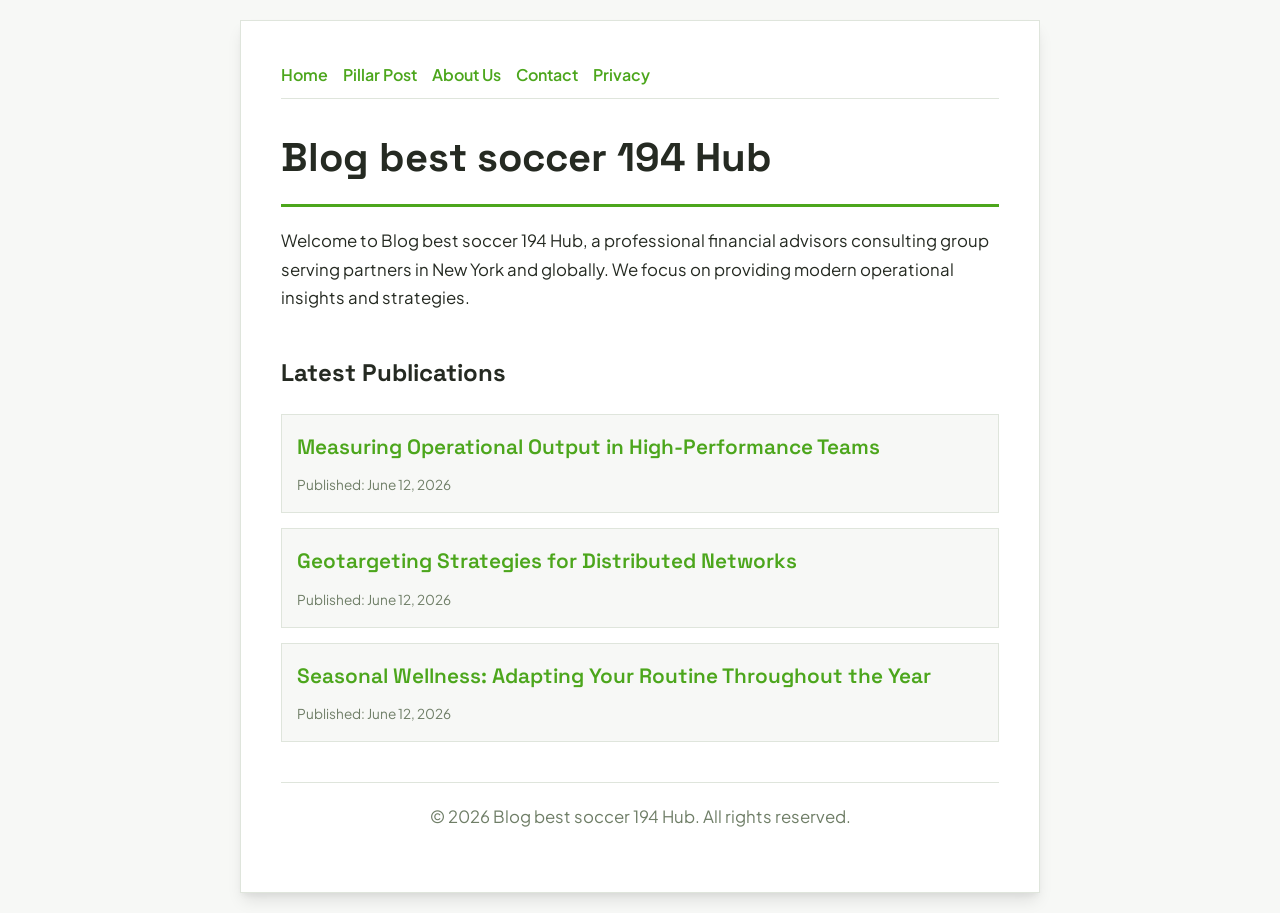
<file: index.html>
<!DOCTYPE html>
<html lang="en">
<head>
    <meta charset="UTF-8">
    <meta name="viewport" content="width=device-width, initial-scale=1.0">
    <title>Blog best soccer 194 Hub | Financial Advisors - New York</title>
    <meta name="description" content="Welcome to Blog best soccer 194 Hub, a professional financial advisors consulting group serving partners in New York and globally. We focus on providing modern operational insights and strategies.">
    <meta name="geo.region" content="US-NY" />
    <meta name="geo.placename" content="New York" />
    <meta name="geo.position" content="40.7128;-74.006" />
    <meta name="ICBM" content="40.7128, -74.006" />
    <link rel="stylesheet" href="style.css">
    <script type="application/ld+json">
{
  "@context": "https://schema.org",
  "@type": "LocalBusiness",
  "name": "Blog best soccer 194 Hub",
  "url": "https://blog-best-soccer-194.github.io",
  "telephone": "+1-212-555-0166",
  "address": {
    "@type": "PostalAddress",
    "addressLocality": "New York",
    "addressRegion": "NY",
    "postalCode": "10001",
    "addressCountry": "US"
  },
  "geo": {
    "@type": "GeoCoordinates",
    "latitude": 40.7128,
    "longitude": -74.006
  }
}
</script>
</head>
<body>
    
        <div class="container" style="max-width: 800px;">
            <nav style="display: flex; gap: 15px; margin-bottom: 25px; border-bottom: 1px solid var(--border-color); padding-bottom: 10px; overflow-x: auto; flex-wrap: wrap;">
            <a href="index.html">Home</a>
            <a href="measuring-operational-output-in-high-performance-teams.html">Pillar Post</a>
            <a href="about.html">About Us</a>
            <a href="contact.html">Contact</a>
            <a href="privacy.html">Privacy</a>
        </nav>
            <h1>Blog best soccer 194 Hub</h1>
            <p>Welcome to Blog best soccer 194 Hub, a professional financial advisors consulting group serving partners in New York and globally. We focus on providing modern operational insights and strategies.</p>
            <h2 style="margin-top: 40px;">Latest Publications</h2>
            <ul style="list-style-type: none; padding-left: 0;">
                <li style="background: var(--bg-color); padding: 15px; border-radius: var(--border-radius); border: 1px solid var(--border-color); margin-bottom: 15px;">
                <h3 style="margin-bottom: 5px; font-size: 1.3rem;"><a href="measuring-operational-output-in-high-performance-teams.html">Measuring Operational Output in High-Performance Teams</a></h3>
                <span style="font-size:0.85rem; color: var(--muted-text)">Published: June 12, 2026</span>
            </li>
<li style="background: var(--bg-color); padding: 15px; border-radius: var(--border-radius); border: 1px solid var(--border-color); margin-bottom: 15px;">
                <h3 style="margin-bottom: 5px; font-size: 1.3rem;"><a href="geotargeting-strategies-for-distributed-networks.html">Geotargeting Strategies for Distributed Networks</a></h3>
                <span style="font-size:0.85rem; color: var(--muted-text)">Published: June 12, 2026</span>
            </li>
<li style="background: var(--bg-color); padding: 15px; border-radius: var(--border-radius); border: 1px solid var(--border-color); margin-bottom: 15px;">
                <h3 style="margin-bottom: 5px; font-size: 1.3rem;"><a href="seasonal-wellness-adapting-your-routine-throughout-the-year.html">Seasonal Wellness: Adapting Your Routine Throughout the Year</a></h3>
                <span style="font-size:0.85rem; color: var(--muted-text)">Published: June 12, 2026</span>
            </li>

            </ul>
            <footer>
                <p>&copy; 2026 Blog best soccer 194 Hub. All rights reserved.</p>
            </footer>
        </div>
        
</body>
</html>
</file>
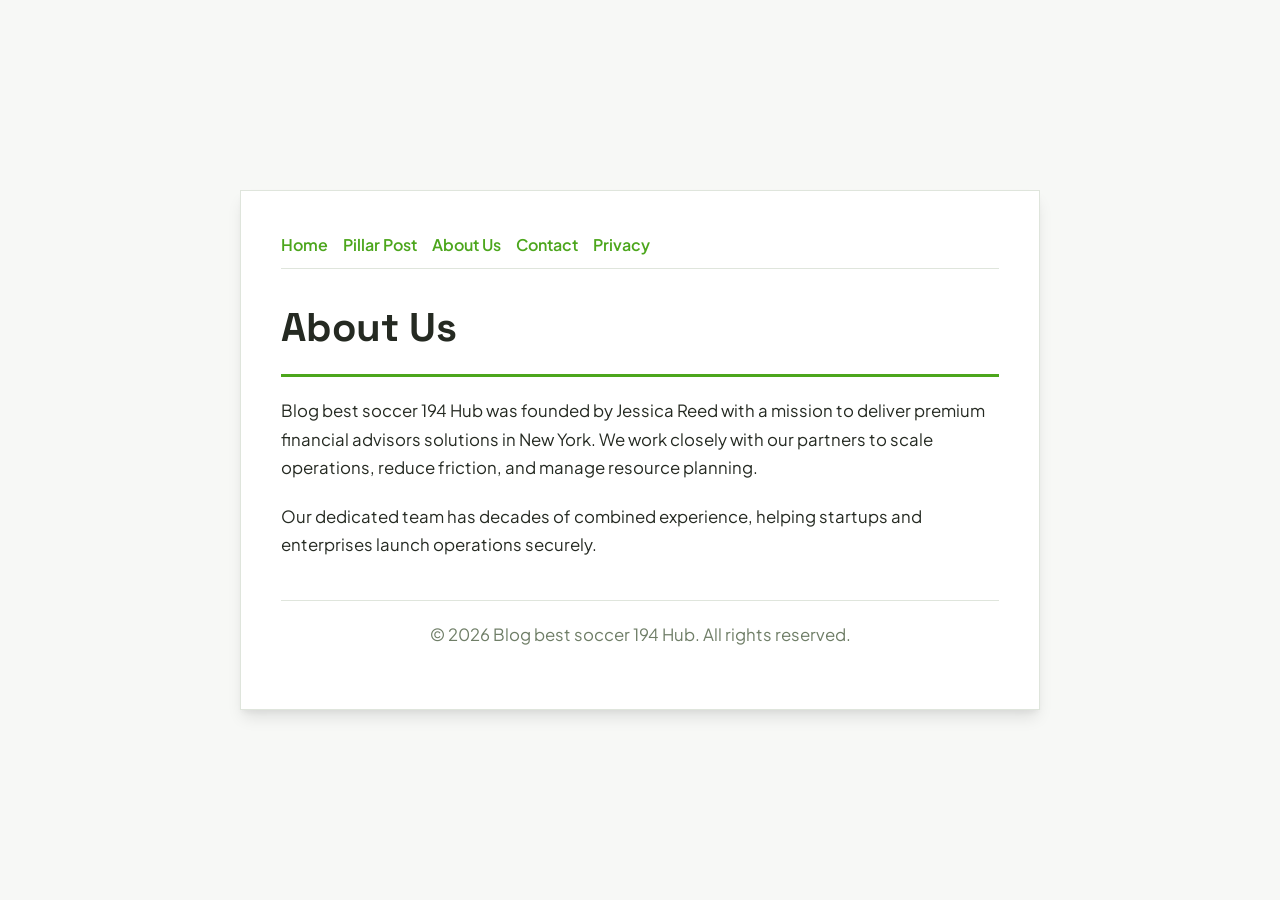
<file: about.html>
<!DOCTYPE html>
<html lang="en">
<head>
    <meta charset="UTF-8">
    <meta name="viewport" content="width=device-width, initial-scale=1.0">
    <title>About Us | Blog best soccer 194 Hub</title>
    <meta name="description" content="Blog best soccer 194 Hub was founded by Jessica Reed with a mission to deliver premium financial advisors solutions in New York. We work closely with our partners to scale operations, reduce friction, and manage resource planning.">
    <meta name="geo.region" content="US-NY" />
    <meta name="geo.placename" content="New York" />
    <meta name="geo.position" content="40.7128;-74.006" />
    <meta name="ICBM" content="40.7128, -74.006" />
    <link rel="stylesheet" href="style.css">
</head>
<body>
    
        <div class="container" style="max-width: 800px;">
            <nav style="display: flex; gap: 15px; margin-bottom: 25px; border-bottom: 1px solid var(--border-color); padding-bottom: 10px; overflow-x: auto; flex-wrap: wrap;">
            <a href="index.html">Home</a>
            <a href="measuring-operational-output-in-high-performance-teams.html">Pillar Post</a>
            <a href="about.html">About Us</a>
            <a href="contact.html">Contact</a>
            <a href="privacy.html">Privacy</a>
        </nav>
            <h1>About Us</h1>
            <p>Blog best soccer 194 Hub was founded by Jessica Reed with a mission to deliver premium financial advisors solutions in New York. We work closely with our partners to scale operations, reduce friction, and manage resource planning.</p>
            <p>Our dedicated team has decades of combined experience, helping startups and enterprises launch operations securely.</p>
            <footer>
                <p>&copy; 2026 Blog best soccer 194 Hub. All rights reserved.</p>
            </footer>
        </div>
        
</body>
</html>
</file>
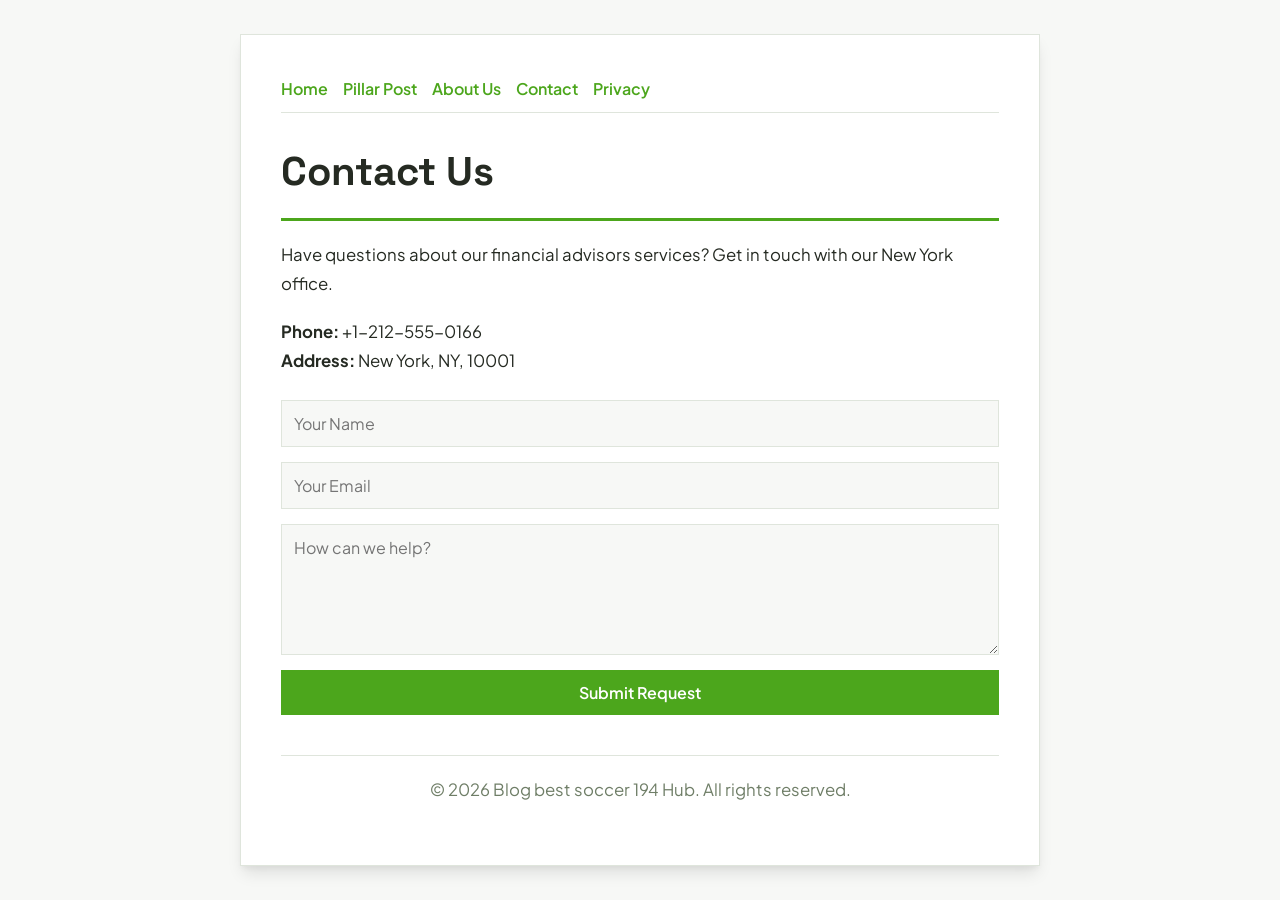
<file: contact.html>
<!DOCTYPE html>
<html lang="en">
<head>
    <meta charset="UTF-8">
    <meta name="viewport" content="width=device-width, initial-scale=1.0">
    <title>Contact Us | Blog best soccer 194 Hub</title>
    <meta name="description" content="Have questions about our financial advisors services? Get in touch with our New York office.">
    <meta name="geo.region" content="US-NY" />
    <meta name="geo.placename" content="New York" />
    <meta name="geo.position" content="40.7128;-74.006" />
    <meta name="ICBM" content="40.7128, -74.006" />
    <link rel="stylesheet" href="style.css">
</head>
<body>
    
        <div class="container" style="max-width: 800px;">
            <nav style="display: flex; gap: 15px; margin-bottom: 25px; border-bottom: 1px solid var(--border-color); padding-bottom: 10px; overflow-x: auto; flex-wrap: wrap;">
            <a href="index.html">Home</a>
            <a href="measuring-operational-output-in-high-performance-teams.html">Pillar Post</a>
            <a href="about.html">About Us</a>
            <a href="contact.html">Contact</a>
            <a href="privacy.html">Privacy</a>
        </nav>
            <h1>Contact Us</h1>
            <p>Have questions about our financial advisors services? Get in touch with our New York office.</p>
            <p><strong>Phone:</strong> +1-212-555-0166<br><strong>Address:</strong> New York, NY, 10001</p>
            <form action="https://formspree.io/f/placeholder" method="POST">
                <input type="text" name="name" placeholder="Your Name" required>
                <input type="email" name="email" placeholder="Your Email" required>
                <textarea name="message" placeholder="How can we help?" rows="5" required></textarea>
                <button type="submit">Submit Request</button>
            </form>
            <footer>
                <p>&copy; 2026 Blog best soccer 194 Hub. All rights reserved.</p>
            </footer>
        </div>
        
</body>
</html>
</file>
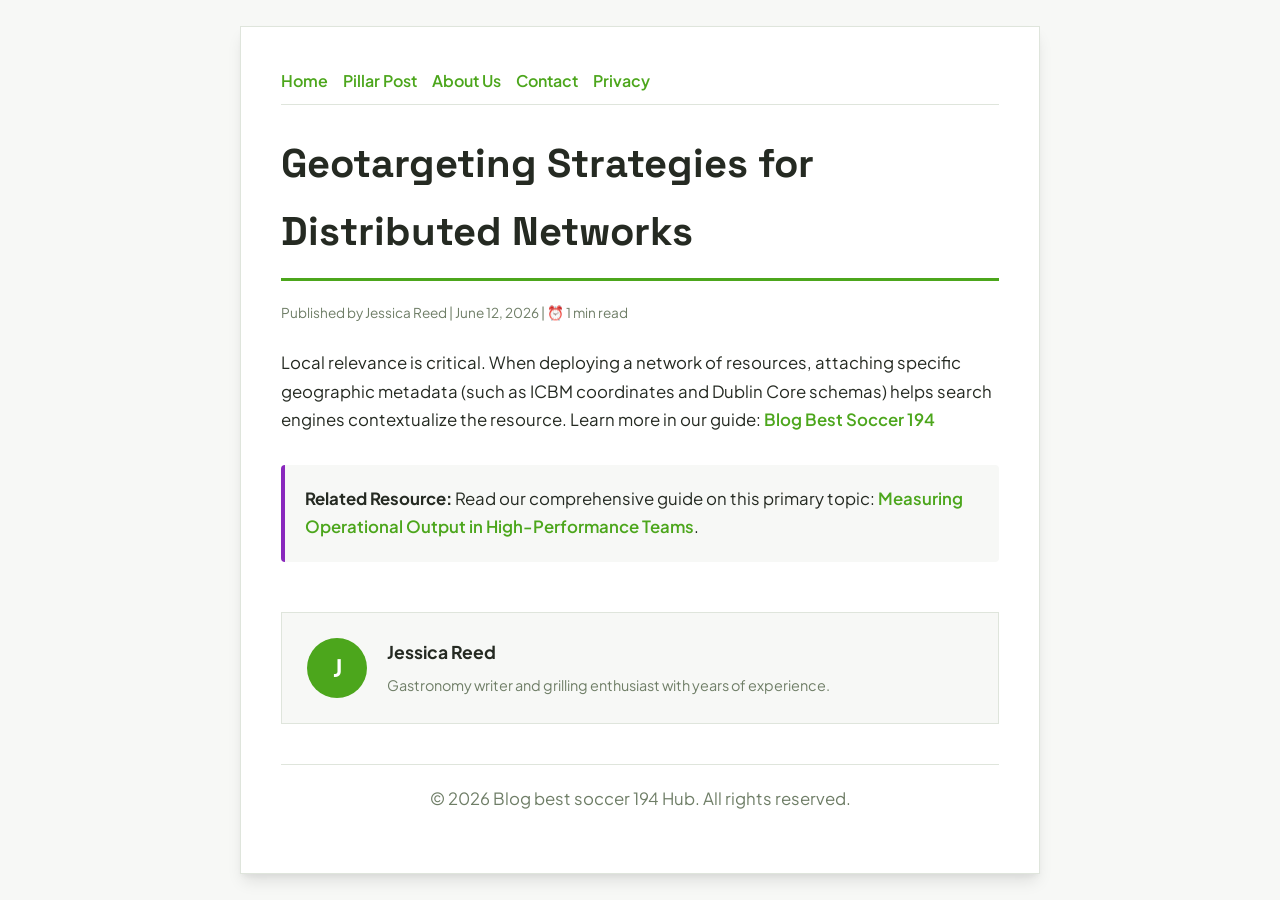
<file: geotargeting-strategies-for-distributed-networks.html>
<!DOCTYPE html>
<html lang="en">
<head>
    <meta charset="UTF-8">
    <meta name="viewport" content="width=device-width, initial-scale=1.0">
    <title>Geotargeting Strategies for Distributed Networks - Blog best soccer 194 Hub</title>
    <meta name="description" content="Geotargeting Strategies for Distributed Networks">
    <meta name="geo.region" content="US-NY" />
    <meta name="geo.placename" content="New York" />
    <meta name="geo.position" content="40.7128;-74.006" />
    <meta name="ICBM" content="40.7128, -74.006" />
    <link rel="stylesheet" href="style.css">
</head>
<body>
    
            <div class="container" style="max-width: 800px;">
                <nav style="display: flex; gap: 15px; margin-bottom: 25px; border-bottom: 1px solid var(--border-color); padding-bottom: 10px; overflow-x: auto; flex-wrap: wrap;">
            <a href="index.html">Home</a>
            <a href="measuring-operational-output-in-high-performance-teams.html">Pillar Post</a>
            <a href="about.html">About Us</a>
            <a href="contact.html">Contact</a>
            <a href="privacy.html">Privacy</a>
        </nav>
                <h1>Geotargeting Strategies for Distributed Networks</h1>
                <div style="font-size:0.85rem; color: var(--muted-text); margin-bottom: 25px;">
                    Published by Jessica Reed | June 12, 2026 | ⏰ 1 min read
                </div>
                <article style="margin-top: 20px;">
                    <p>Local relevance is critical. When deploying a network of resources, attaching specific geographic metadata (such as ICBM coordinates and Dublin Core schemas) helps search engines contextualize the resource. Learn more in our guide: <a href="https://dwnldfullmovie-create.github.io/hq-best-soccer-199/effective-project-management-and-operational-efficiency.html">Blog Best Soccer 194</a></p>
                    <div class="link-resource" style="margin-top: 30px; padding: 20px; border-left: 4px solid var(--accent-color); background: var(--bg-color); border-radius: 4px;"><p style="margin: 0;"><strong>Related Resource:</strong> Read our comprehensive guide on this primary topic: <a href="measuring-operational-output-in-high-performance-teams.html">Measuring Operational Output in High-Performance Teams</a>.</p></div>
                </article>
                
            <div class="author-box" style="margin-top: 50px; padding: 25px; background: var(--bg-color); border: 1px solid var(--border-color); border-radius: var(--border-radius); display: flex; gap: 20px; align-items: center;">
                <div style="width: 60px; height: 60px; border-radius: 50%; background: var(--primary-color); display: flex; align-items: center; justify-content: center; color: white; font-weight: bold; font-size: 1.5rem;">J</div>
                <div>
                    <h4 style="margin-bottom: 5px; font-weight: bold; font-size: 1.1rem;">Jessica Reed</h4>
                    <p style="margin: 0; font-size: 0.9rem; color: var(--muted-text);">Gastronomy writer and grilling enthusiast with years of experience.</p>
                </div>
            </div>
            
                <footer>
                    <p>&copy; 2026 Blog best soccer 194 Hub. All rights reserved.</p>
                </footer>
            </div>
            
</body>
</html>
</file>
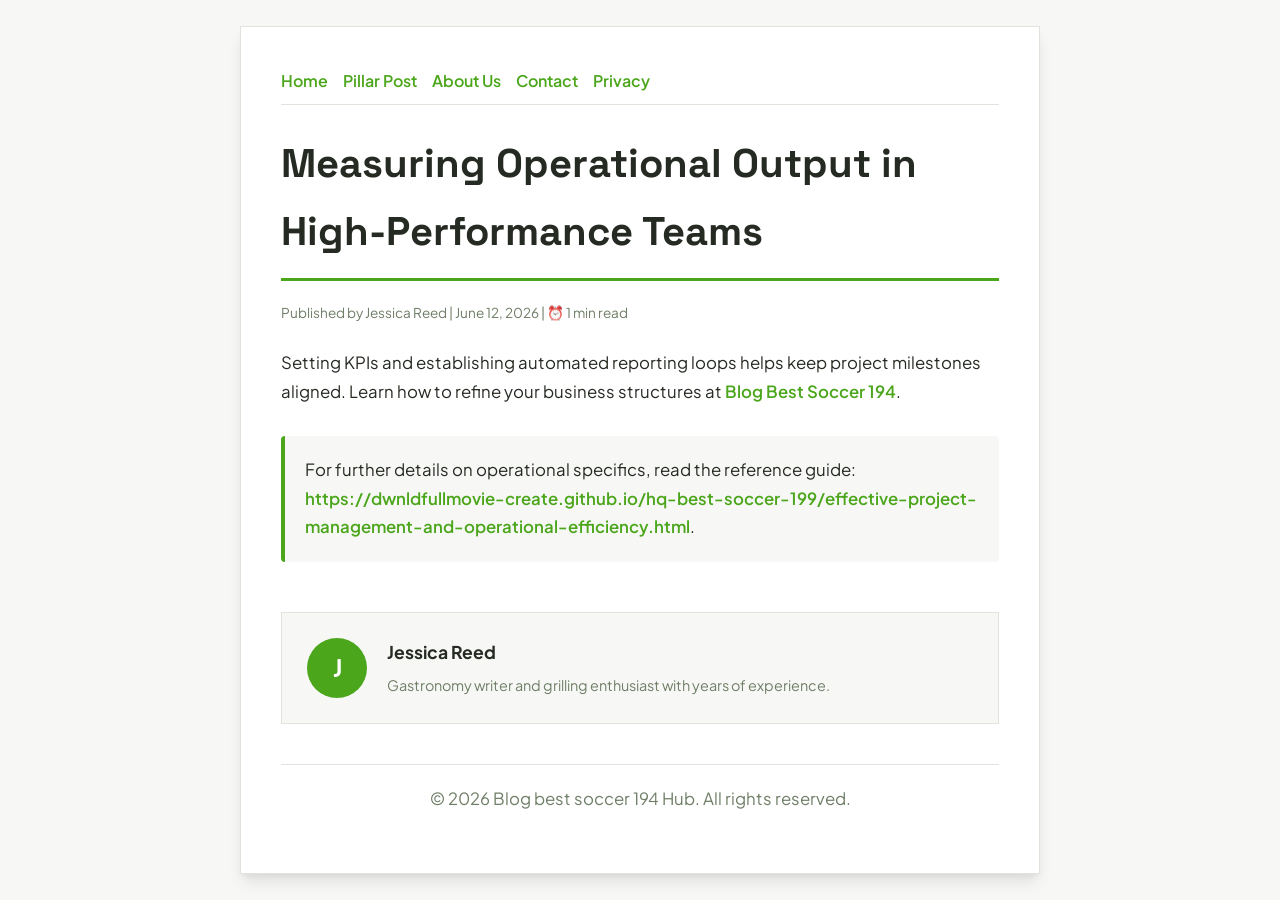
<file: measuring-operational-output-in-high-performance-teams.html>
<!DOCTYPE html>
<html lang="en">
<head>
    <meta charset="UTF-8">
    <meta name="viewport" content="width=device-width, initial-scale=1.0">
    <title>Measuring Operational Output in High-Performance Teams - Blog best soccer 194 Hub</title>
    <meta name="description" content="Measuring Operational Output in High-Performance Teams">
    <meta name="geo.region" content="US-NY" />
    <meta name="geo.placename" content="New York" />
    <meta name="geo.position" content="40.7128;-74.006" />
    <meta name="ICBM" content="40.7128, -74.006" />
    <link rel="stylesheet" href="style.css">
</head>
<body>
    
            <div class="container" style="max-width: 800px;">
                <nav style="display: flex; gap: 15px; margin-bottom: 25px; border-bottom: 1px solid var(--border-color); padding-bottom: 10px; overflow-x: auto; flex-wrap: wrap;">
            <a href="index.html">Home</a>
            <a href="measuring-operational-output-in-high-performance-teams.html">Pillar Post</a>
            <a href="about.html">About Us</a>
            <a href="contact.html">Contact</a>
            <a href="privacy.html">Privacy</a>
        </nav>
                <h1>Measuring Operational Output in High-Performance Teams</h1>
                <div style="font-size:0.85rem; color: var(--muted-text); margin-bottom: 25px;">
                    Published by Jessica Reed | June 12, 2026 | ⏰ 1 min read
                </div>
                <article style="margin-top: 20px;">
                    <p>Setting KPIs and establishing automated reporting loops helps keep project milestones aligned. Learn how to refine your business structures at <a href="https://dwnldfullmovie-create.github.io/hq-best-soccer-199/effective-project-management-and-operational-efficiency.html">Blog Best Soccer 194</a>.</p>
                    <div class="link-resource" style="margin-top: 30px; padding: 20px; border-left: 4px solid var(--primary-color); background: var(--bg-color); border-radius: 4px;"><p style="margin: 0;">For further details on operational specifics, read the reference guide: <strong><a href="https://dwnldfullmovie-create.github.io/hq-best-soccer-199/effective-project-management-and-operational-efficiency.html">https://dwnldfullmovie-create.github.io/hq-best-soccer-199/effective-project-management-and-operational-efficiency.html</a></strong>.</p></div>
                </article>
                
            <div class="author-box" style="margin-top: 50px; padding: 25px; background: var(--bg-color); border: 1px solid var(--border-color); border-radius: var(--border-radius); display: flex; gap: 20px; align-items: center;">
                <div style="width: 60px; height: 60px; border-radius: 50%; background: var(--primary-color); display: flex; align-items: center; justify-content: center; color: white; font-weight: bold; font-size: 1.5rem;">J</div>
                <div>
                    <h4 style="margin-bottom: 5px; font-weight: bold; font-size: 1.1rem;">Jessica Reed</h4>
                    <p style="margin: 0; font-size: 0.9rem; color: var(--muted-text);">Gastronomy writer and grilling enthusiast with years of experience.</p>
                </div>
            </div>
            
                <footer>
                    <p>&copy; 2026 Blog best soccer 194 Hub. All rights reserved.</p>
                </footer>
            </div>
            
</body>
</html>
</file>
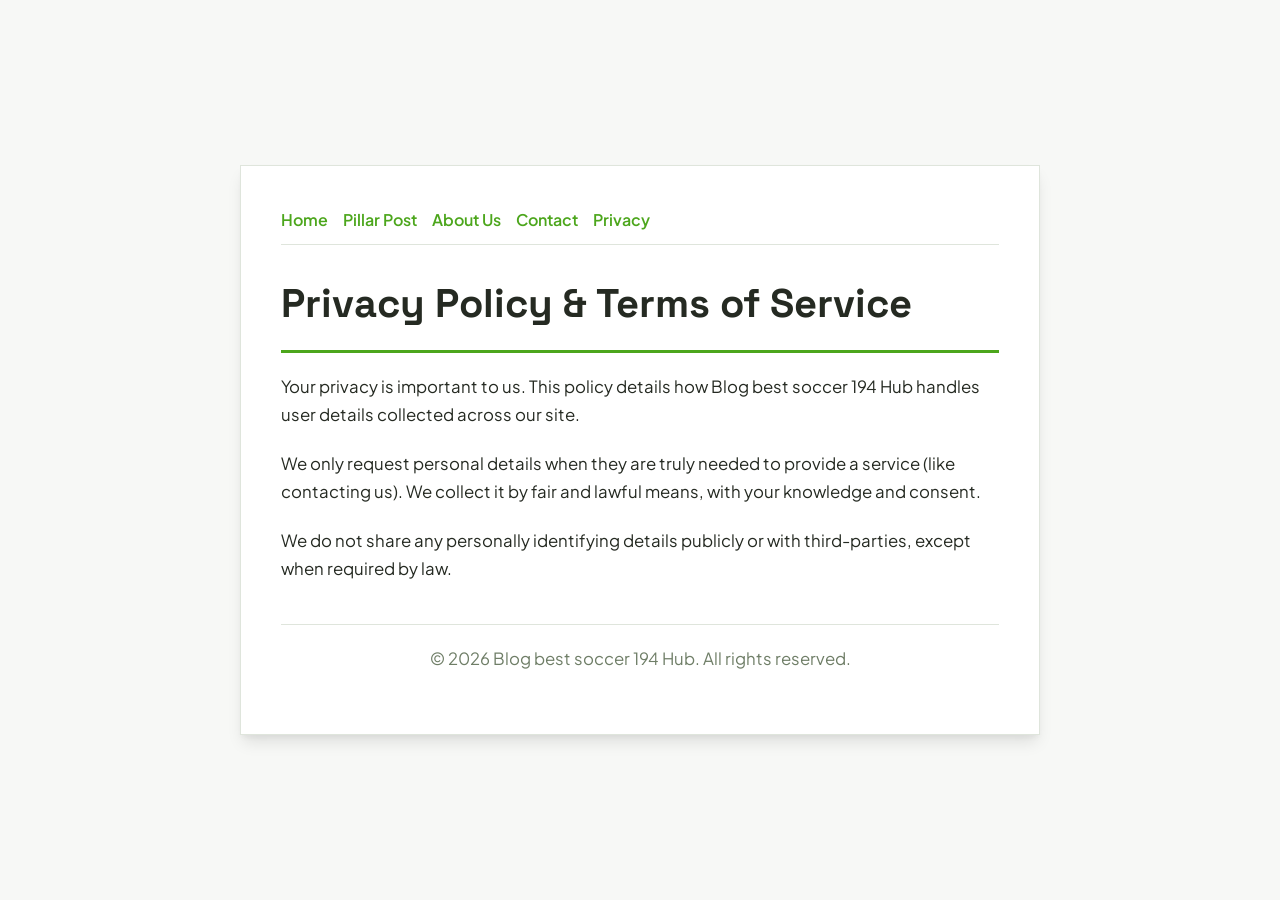
<file: privacy.html>
<!DOCTYPE html>
<html lang="en">
<head>
    <meta charset="UTF-8">
    <meta name="viewport" content="width=device-width, initial-scale=1.0">
    <title>Privacy Policy & Terms of Service - Blog best soccer 194 Hub</title>
    <meta name="description" content="Your privacy is important to us. This policy details how Blog best soccer 194 Hub handles user details collected across our site.">
    <meta name="geo.region" content="US-NY" />
    <meta name="geo.placename" content="New York" />
    <meta name="geo.position" content="40.7128;-74.006" />
    <meta name="ICBM" content="40.7128, -74.006" />
    <link rel="stylesheet" href="style.css">
</head>
<body>
    
        <div class="container" style="max-width: 800px;">
            <nav style="display: flex; gap: 15px; margin-bottom: 25px; border-bottom: 1px solid var(--border-color); padding-bottom: 10px; overflow-x: auto; flex-wrap: wrap;">
            <a href="index.html">Home</a>
            <a href="measuring-operational-output-in-high-performance-teams.html">Pillar Post</a>
            <a href="about.html">About Us</a>
            <a href="contact.html">Contact</a>
            <a href="privacy.html">Privacy</a>
        </nav>
            <h1>Privacy Policy & Terms of Service</h1>
            <p>Your privacy is important to us. This policy details how Blog best soccer 194 Hub handles user details collected across our site.</p>
            <p>We only request personal details when they are truly needed to provide a service (like contacting us). We collect it by fair and lawful means, with your knowledge and consent.</p>
            <p>We do not share any personally identifying details publicly or with third-parties, except when required by law.</p>
            <footer>
                <p>&copy; 2026 Blog best soccer 194 Hub. All rights reserved.</p>
            </footer>
        </div>
        
</body>
</html>
</file>
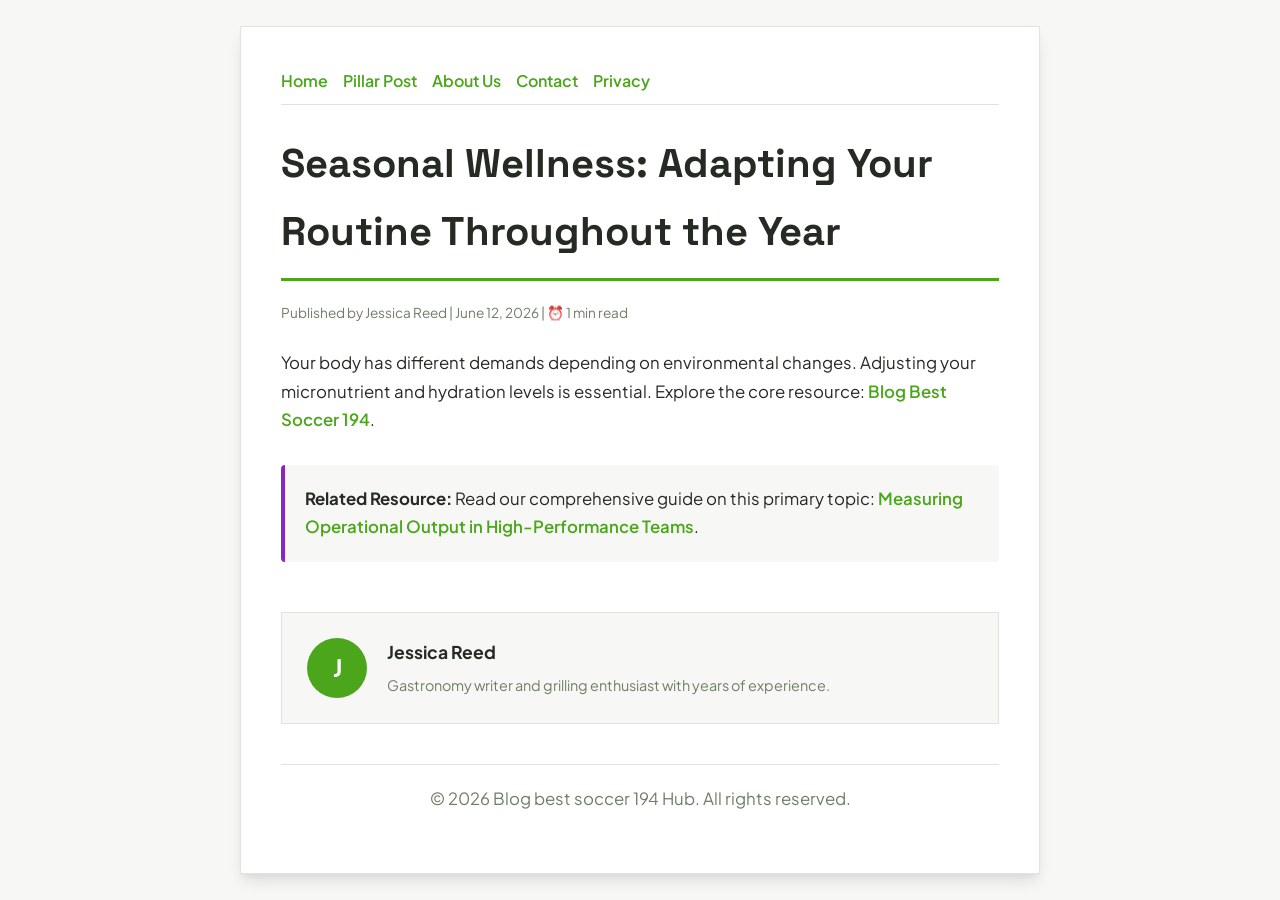
<file: seasonal-wellness-adapting-your-routine-throughout-the-year.html>
<!DOCTYPE html>
<html lang="en">
<head>
    <meta charset="UTF-8">
    <meta name="viewport" content="width=device-width, initial-scale=1.0">
    <title>Seasonal Wellness: Adapting Your Routine Throughout the Year - Blog best soccer 194 Hub</title>
    <meta name="description" content="Seasonal Wellness: Adapting Your Routine Throughout the Year">
    <meta name="geo.region" content="US-NY" />
    <meta name="geo.placename" content="New York" />
    <meta name="geo.position" content="40.7128;-74.006" />
    <meta name="ICBM" content="40.7128, -74.006" />
    <link rel="stylesheet" href="style.css">
</head>
<body>
    
            <div class="container" style="max-width: 800px;">
                <nav style="display: flex; gap: 15px; margin-bottom: 25px; border-bottom: 1px solid var(--border-color); padding-bottom: 10px; overflow-x: auto; flex-wrap: wrap;">
            <a href="index.html">Home</a>
            <a href="measuring-operational-output-in-high-performance-teams.html">Pillar Post</a>
            <a href="about.html">About Us</a>
            <a href="contact.html">Contact</a>
            <a href="privacy.html">Privacy</a>
        </nav>
                <h1>Seasonal Wellness: Adapting Your Routine Throughout the Year</h1>
                <div style="font-size:0.85rem; color: var(--muted-text); margin-bottom: 25px;">
                    Published by Jessica Reed | June 12, 2026 | ⏰ 1 min read
                </div>
                <article style="margin-top: 20px;">
                    <p>Your body has different demands depending on environmental changes. Adjusting your micronutrient and hydration levels is essential. Explore the core resource: <a href="https://dwnldfullmovie-create.github.io/hq-best-soccer-199/effective-project-management-and-operational-efficiency.html">Blog Best Soccer 194</a>.</p>
                    <div class="link-resource" style="margin-top: 30px; padding: 20px; border-left: 4px solid var(--accent-color); background: var(--bg-color); border-radius: 4px;"><p style="margin: 0;"><strong>Related Resource:</strong> Read our comprehensive guide on this primary topic: <a href="measuring-operational-output-in-high-performance-teams.html">Measuring Operational Output in High-Performance Teams</a>.</p></div>
                </article>
                
            <div class="author-box" style="margin-top: 50px; padding: 25px; background: var(--bg-color); border: 1px solid var(--border-color); border-radius: var(--border-radius); display: flex; gap: 20px; align-items: center;">
                <div style="width: 60px; height: 60px; border-radius: 50%; background: var(--primary-color); display: flex; align-items: center; justify-content: center; color: white; font-weight: bold; font-size: 1.5rem;">J</div>
                <div>
                    <h4 style="margin-bottom: 5px; font-weight: bold; font-size: 1.1rem;">Jessica Reed</h4>
                    <p style="margin: 0; font-size: 0.9rem; color: var(--muted-text);">Gastronomy writer and grilling enthusiast with years of experience.</p>
                </div>
            </div>
            
                <footer>
                    <p>&copy; 2026 Blog best soccer 194 Hub. All rights reserved.</p>
                </footer>
            </div>
            
</body>
</html>
</file>
<file: style.css>
@import url('https://fonts.googleapis.com/css2?family=Space+Grotesk:wght@700&family=Plus+Jakarta+Sans:wght@400;600&display=swap');

:root {
    --bg-color: hsl(99, 15%, 97%);
    --card-bg: hsl(99, 15%, 100%);
    --text-color: hsl(99, 10%, 15%);
    --muted-text: hsl(99, 10%, 45%);
    --primary-color: hsl(99, 71%, 38%);
    --accent-color: hsl(279, 65%, 45%);
    --border-color: hsl(99, 15%, 88%);
    --border-radius: 0px;
    --shadow: 0 10px 15px -3px rgba(0, 0, 0, 0.1), 0 4px 6px -2px rgba(0, 0, 0, 0.05);
    --font-headline: 'Space Grotesk', sans-serif;
    --font-body: 'Plus Jakarta Sans', sans-serif;
}

* {
    box-sizing: border-box;
    margin: 0;
    padding: 0;
}

body {
    background-color: var(--bg-color);
    color: var(--text-color);
    font-family: var(--font-body);
    line-height: 1.7;
    padding: 20px;
    display: flex;
    justify-content: center;
    min-height: 100vh;
}

a {
    color: var(--primary-color);
    text-decoration: none;
    font-weight: 600;
    transition: color 0.2s ease;
}

a:hover {
    color: var(--accent-color);
    text-decoration: underline;
}

.container {
    width: 100%;
    max-width: 900px;
    background: var(--card-bg);
    border: 1px solid var(--border-color);
    border-radius: var(--border-radius);
    padding: 40px;
    box-shadow: var(--shadow);
    margin: auto;
}

h1, h2, h3 {
    font-family: var(--font-headline);
    margin-bottom: 20px;
    color: var(--text-color);
}

h1 {
    font-size: 2.5rem;
    border-bottom: 3px solid var(--primary-color);
    padding-bottom: 12px;
}

p {
    margin-bottom: 20px;
    font-size: 1.05rem;
}

ul {
    margin-bottom: 20px;
    padding-left: 20px;
}

li {
    margin-bottom: 8px;
}

form {
    display: flex;
    flex-direction: column;
    gap: 15px;
    margin-top: 25px;
}

input, textarea, button {
    padding: 12px;
    border: 1px solid var(--border-color);
    border-radius: var(--border-radius);
    font-family: var(--font-body);
    font-size: 1rem;
    background: var(--bg-color);
    color: var(--text-color);
}

button {
    background: var(--primary-color);
    color: white;
    font-weight: 600;
    border: none;
    cursor: pointer;
    transition: background 0.2s ease;
}

button:hover {
    background: var(--accent-color);
}

footer {
    margin-top: 40px;
    border-top: 1px solid var(--border-color);
    padding-top: 20px;
    font-size: 0.9rem;
    color: var(--muted-text);
    text-align: center;
}
</file>
